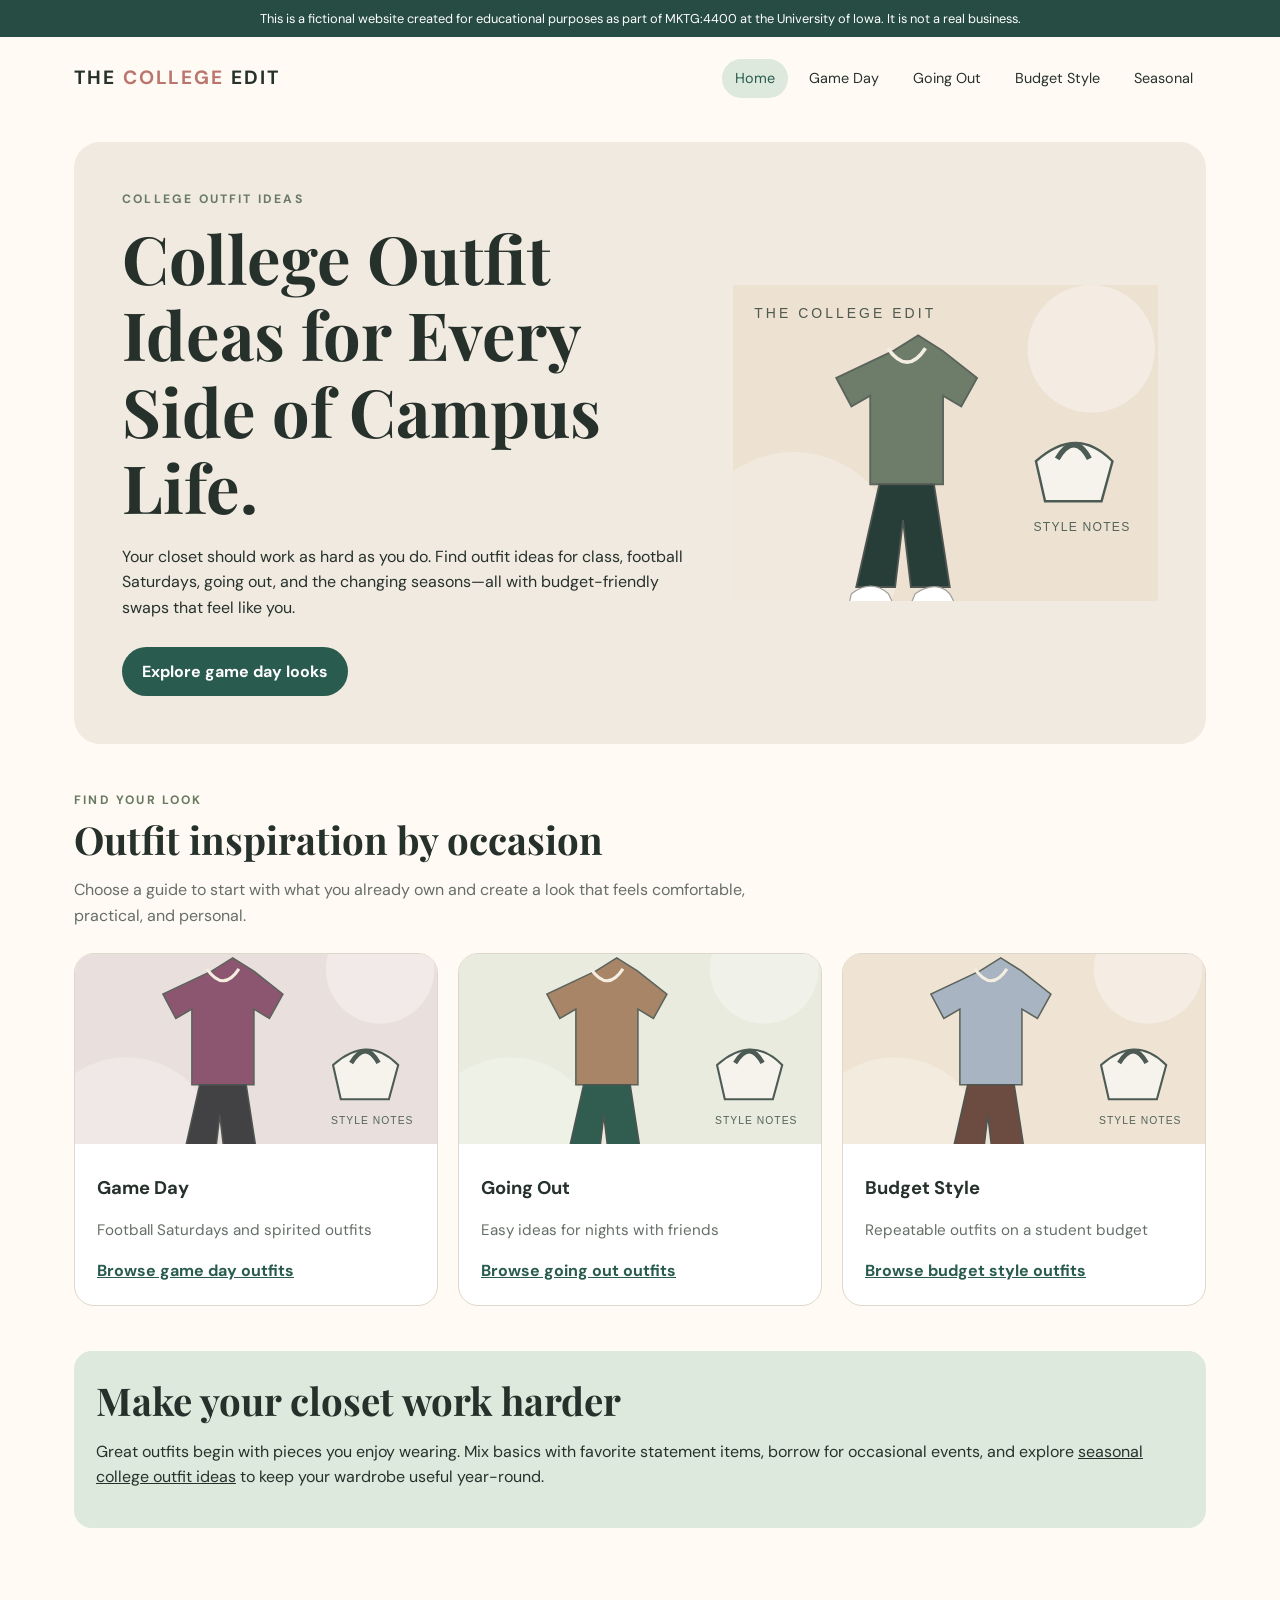
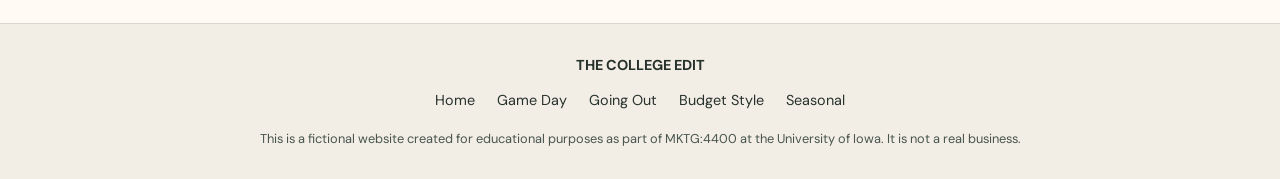
<file: index.html>
<!doctype html><html lang="en"><head><meta charset="utf-8"><meta name="viewport" content="width=device-width, initial-scale=1"><title>College Outfit Ideas and Style Inspiration | The College Edit</title><meta name="description" content="Discover affordable college outfit ideas for game days, nights out, classes and every season. Explore The College Edit style guides."><link rel="stylesheet" href="assets/style.css"></head><body><div class="notice">This is a fictional website created for educational purposes as part of MKTG:4400 at the University of Iowa. It is not a real business.</div><header class="site-header"><a class="brand" href="index.html" aria-label="The College Edit home">THE <span>COLLEGE</span> EDIT</a><nav class="nav" aria-label="Main navigation"><a href="index.html" aria-current="page">Home</a><a href="game-day.html">Game Day</a><a href="going-out.html">Going Out</a><a href="budget.html">Budget Style</a><a href="seasonal.html">Seasonal</a></nav></header><main><section class="hero"><div><div class="eyebrow">College outfit ideas</div><h1>College Outfit Ideas for Every Side of Campus Life.</h1><p>Your closet should work as hard as you do. Find outfit ideas for class, football Saturdays, going out, and the changing seasons—all with budget-friendly swaps that feel like you.</p><a class="btn" href="game-day.html">Explore game day looks</a></div><img src="assets/look-1.svg" alt="Illustrated college casual outfit with a sage top, pants, and accessories"></section><section><span class="eyebrow">Find your look</span><h2>Outfit inspiration by occasion</h2><p class="section-intro">Choose a guide to start with what you already own and create a look that feels comfortable, practical, and personal.</p><div class="cards"><article class="card"><img src="assets/look-2.svg" alt="Illustrated purple top and neutral pants for a college game day"><div class="card-body"><h3>Game Day</h3><p>Football Saturdays and spirited outfits</p><a href="game-day.html">Browse game day outfits</a></div></article><article class="card"><img src="assets/look-3.svg" alt="Illustrated dressy top and pants for a college going out outfit"><div class="card-body"><h3>Going Out</h3><p>Easy ideas for nights with friends</p><a href="going-out.html">Browse going out outfits</a></div></article><article class="card"><img src="assets/look-4.svg" alt="Illustrated simple budget-friendly outfit with blue top and pants"><div class="card-body"><h3>Budget Style</h3><p>Repeatable outfits on a student budget</p><a href="budget.html">Browse budget style outfits</a></div></article></div></section><section class="tip"><h2>Make your closet work harder</h2><p>Great outfits begin with pieces you enjoy wearing. Mix basics with favorite statement items, borrow for occasional events, and explore <a href="seasonal.html">seasonal college outfit ideas</a> to keep your wardrobe useful year-round.</p></section></main><footer class="footer"><strong>THE COLLEGE EDIT</strong><div class="footer-links"><a href="index.html" aria-current="page">Home</a><a href="game-day.html">Game Day</a><a href="going-out.html">Going Out</a><a href="budget.html">Budget Style</a><a href="seasonal.html">Seasonal</a></div><p class="notice-footer">This is a fictional website created for educational purposes as part of MKTG:4400 at the University of Iowa. It is not a real business.</p></footer></body></html>
</file>
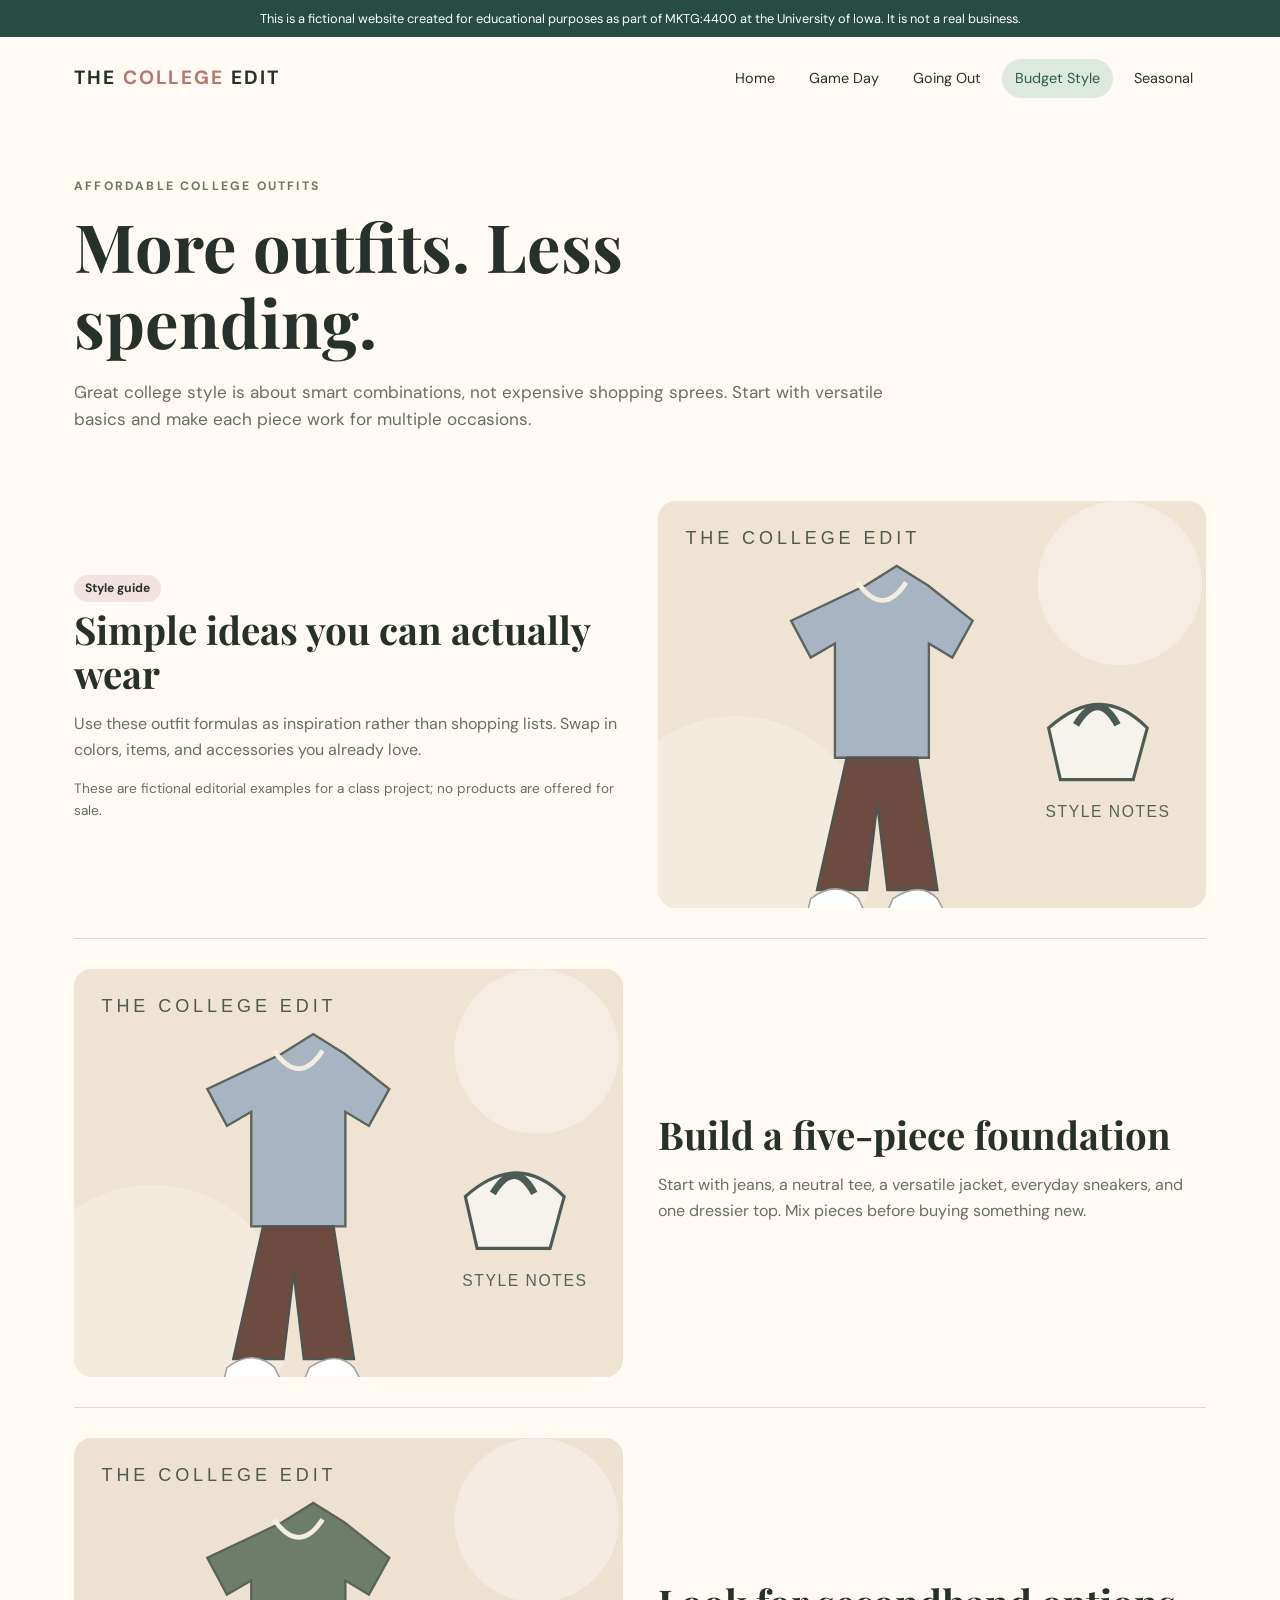
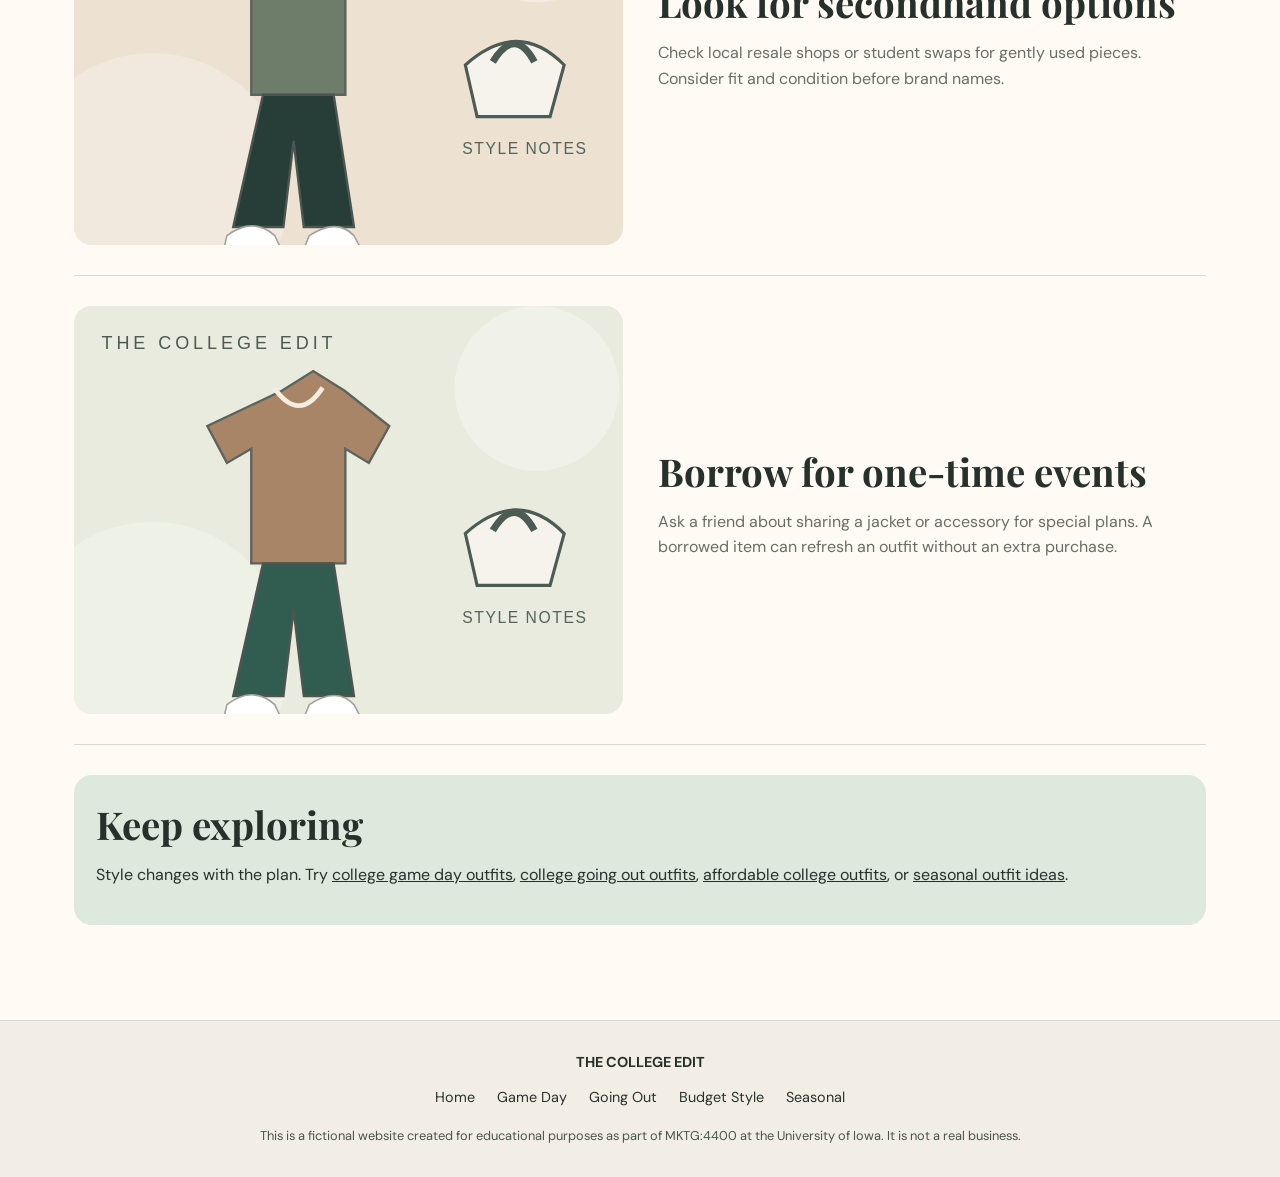
<file: budget.html>
<!doctype html><html lang="en"><head><meta charset="utf-8"><meta name="viewport" content="width=device-width, initial-scale=1"><title>Affordable College Outfits and Budget Style | The College Edit</title><meta name="description" content="Build affordable college outfits with closet staples, secondhand finds, and mix-and-match outfit formulas that stretch your budget."><link rel="stylesheet" href="assets/style.css"></head><body><div class="notice">This is a fictional website created for educational purposes as part of MKTG:4400 at the University of Iowa. It is not a real business.</div><header class="site-header"><a class="brand" href="index.html" aria-label="The College Edit home">THE <span>COLLEGE</span> EDIT</a><nav class="nav" aria-label="Main navigation"><a href="index.html">Home</a><a href="game-day.html">Game Day</a><a href="going-out.html">Going Out</a><a href="budget.html" aria-current="page">Budget Style</a><a href="seasonal.html">Seasonal</a></nav></header><main><section class="page-top"><span class="eyebrow">Affordable college outfits</span><h1>More outfits. Less spending.</h1><p>Great college style is about smart combinations, not expensive shopping sprees. Start with versatile basics and make each piece work for multiple occasions.</p></section><section class="feature"><div><span class="tag">Style guide</span><h2>Simple ideas you can actually wear</h2><p>Use these outfit formulas as inspiration rather than shopping lists. Swap in colors, items, and accessories you already love.</p><p class="note">These are fictional editorial examples for a class project; no products are offered for sale.</p></div><img src="assets/look-4.svg" alt="Illustrated outfit inspiration for affordable college outfits"></section><section class="feature"><img src="assets/look-4.svg" alt="Illustrated outfit idea showing coordinated clothing for build a five-piece foundation"><div><h2>Build a five-piece foundation</h2><p>Start with jeans, a neutral tee, a versatile jacket, everyday sneakers, and one dressier top. Mix pieces before buying something new.</p></div></section><section class="feature"><img src="assets/look-1.svg" alt="Illustrated outfit idea showing coordinated clothing for look for secondhand options"><div><h2>Look for secondhand options</h2><p>Check local resale shops or student swaps for gently used pieces. Consider fit and condition before brand names.</p></div></section><section class="feature"><img src="assets/look-3.svg" alt="Illustrated outfit idea showing coordinated clothing for borrow for one-time events"><div><h2>Borrow for one-time events</h2><p>Ask a friend about sharing a jacket or accessory for special plans. A borrowed item can refresh an outfit without an extra purchase.</p></div></section><section class="tip"><h2>Keep exploring</h2><p>Style changes with the plan. Try <a href="game-day.html">college game day outfits</a>, <a href="going-out.html">college going out outfits</a>, <a href="budget.html">affordable college outfits</a>, or <a href="seasonal.html">seasonal outfit ideas</a>.</p></section></main><footer class="footer"><strong>THE COLLEGE EDIT</strong><div class="footer-links"><a href="index.html">Home</a><a href="game-day.html">Game Day</a><a href="going-out.html">Going Out</a><a href="budget.html" aria-current="page">Budget Style</a><a href="seasonal.html">Seasonal</a></div><p class="notice-footer">This is a fictional website created for educational purposes as part of MKTG:4400 at the University of Iowa. It is not a real business.</p></footer></body></html>
</file>
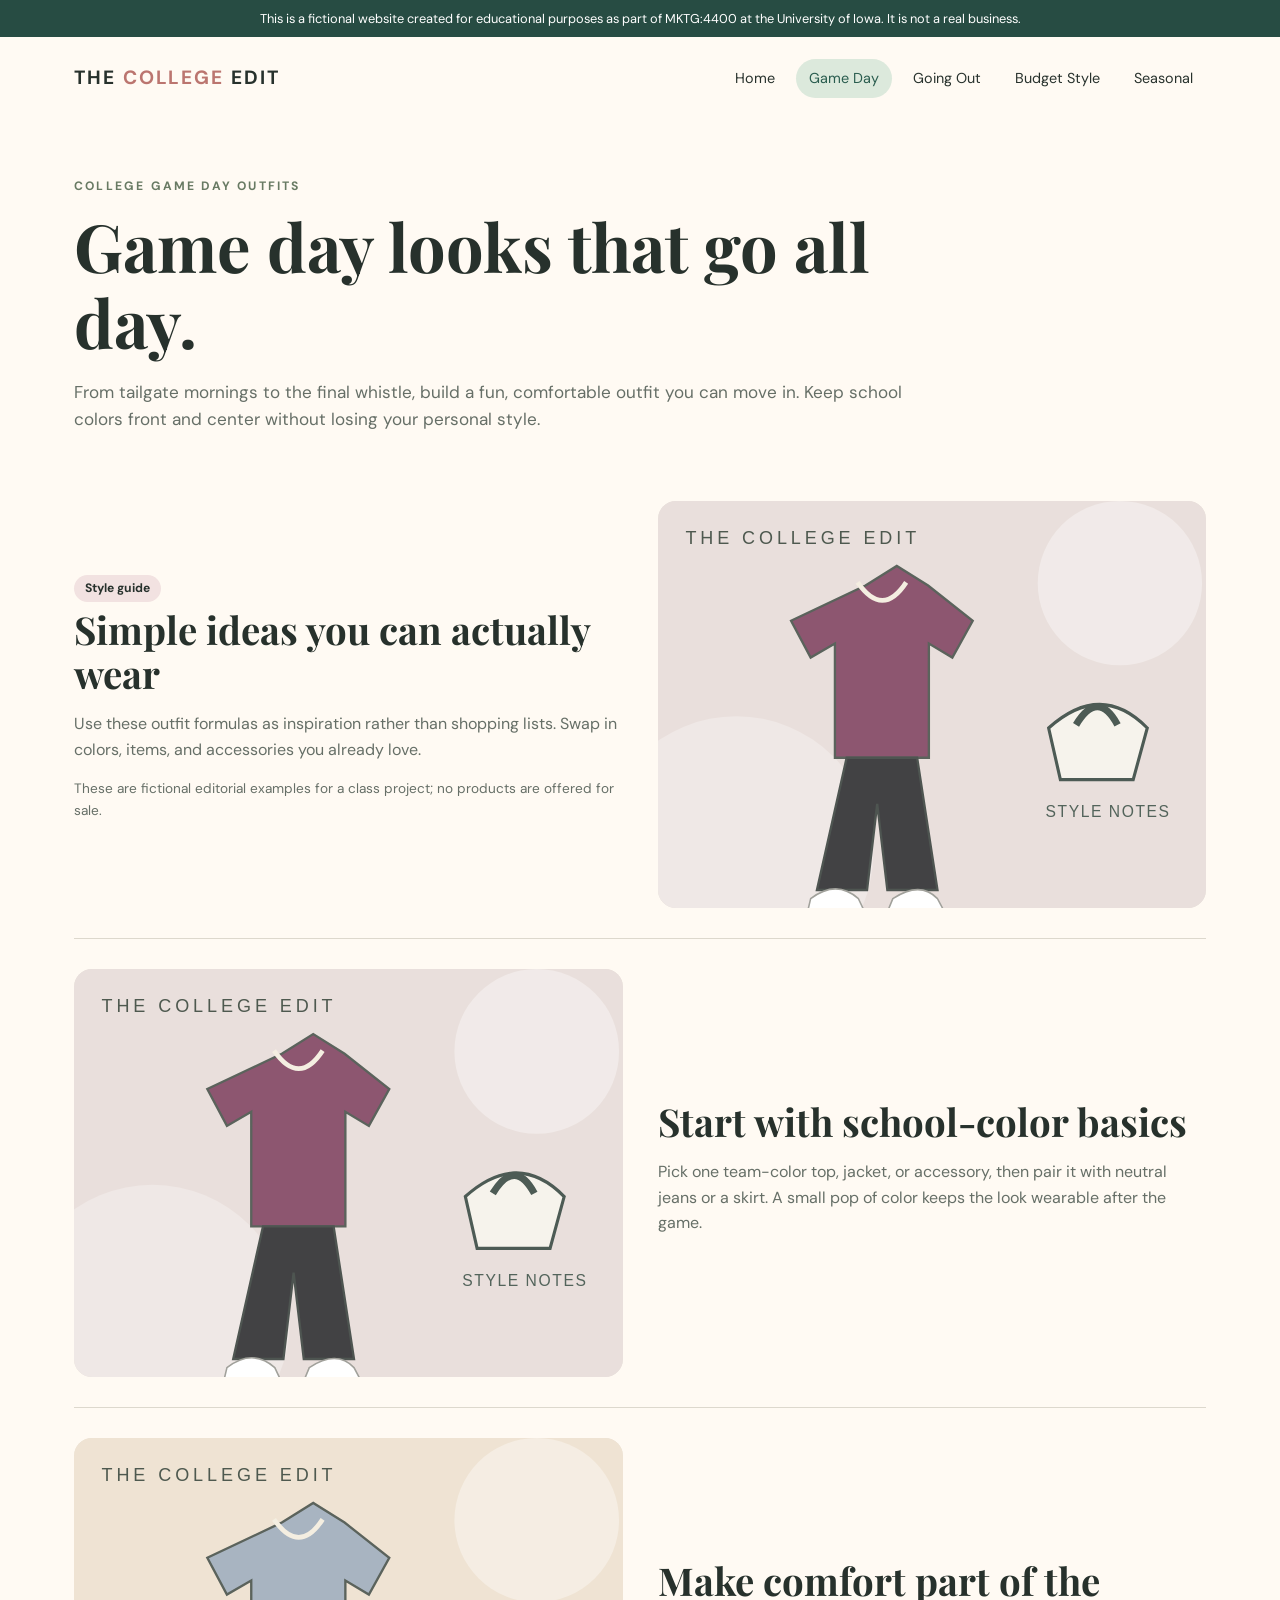
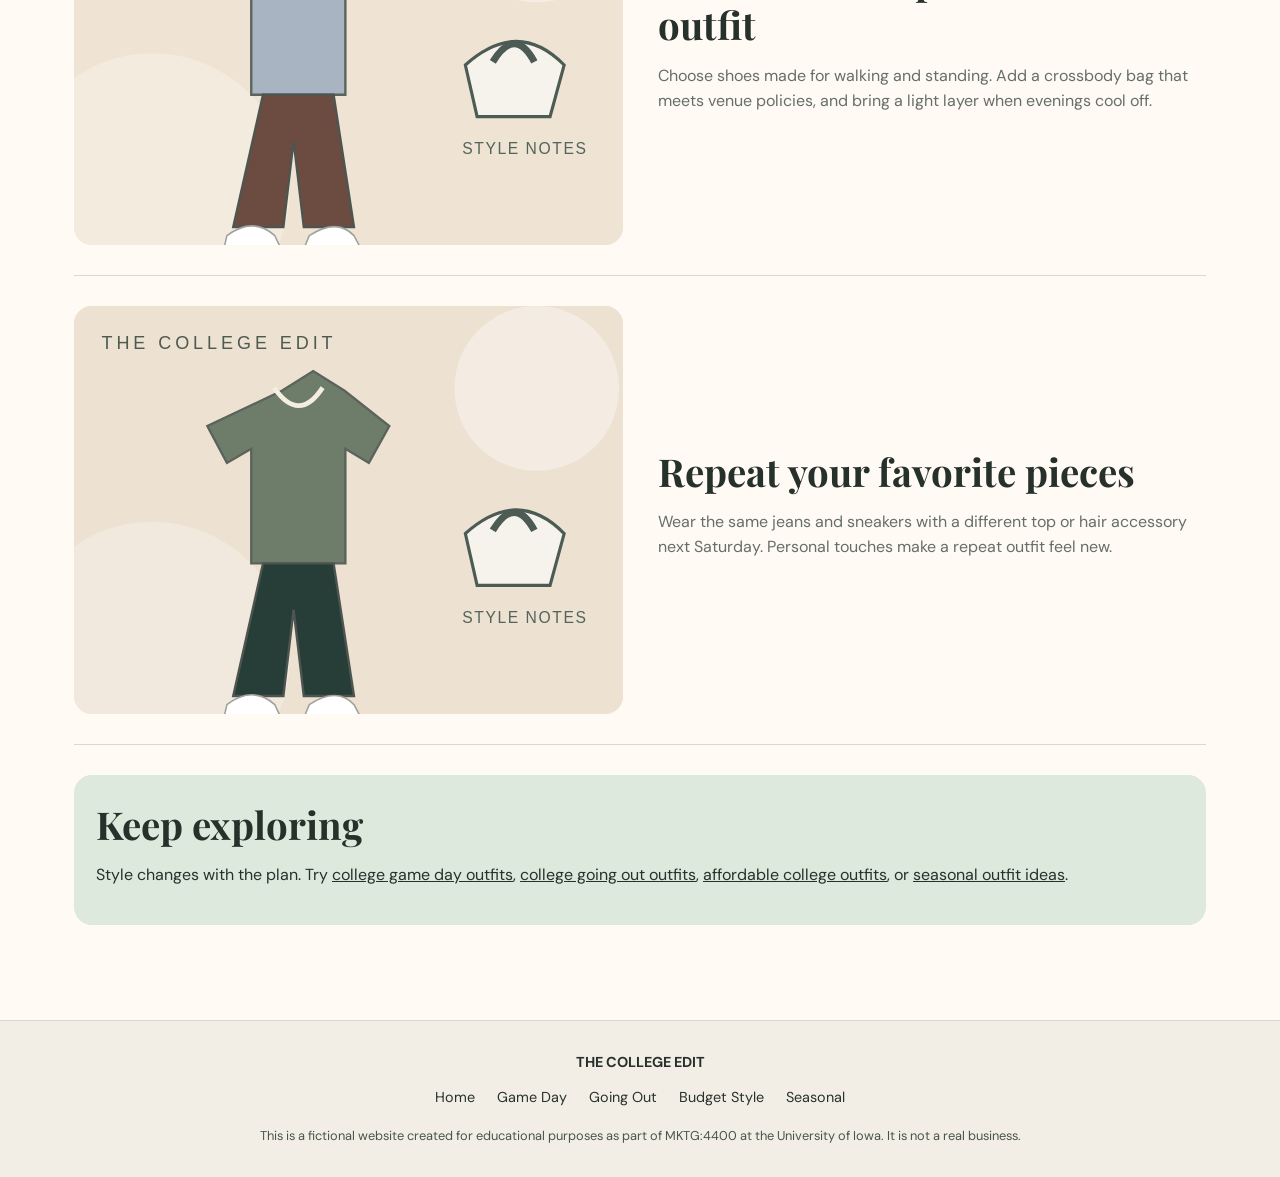
<file: game-day.html>
<!doctype html><html lang="en"><head><meta charset="utf-8"><meta name="viewport" content="width=device-width, initial-scale=1"><title>College Game Day Outfits and Football Style | The College Edit</title><meta name="description" content="Plan cute college game day outfits with comfortable layers, school-color accessories, and easy football Saturday style tips."><link rel="stylesheet" href="assets/style.css"></head><body><div class="notice">This is a fictional website created for educational purposes as part of MKTG:4400 at the University of Iowa. It is not a real business.</div><header class="site-header"><a class="brand" href="index.html" aria-label="The College Edit home">THE <span>COLLEGE</span> EDIT</a><nav class="nav" aria-label="Main navigation"><a href="index.html">Home</a><a href="game-day.html" aria-current="page">Game Day</a><a href="going-out.html">Going Out</a><a href="budget.html">Budget Style</a><a href="seasonal.html">Seasonal</a></nav></header><main><section class="page-top"><span class="eyebrow">College game day outfits</span><h1>Game day looks that go all day.</h1><p>From tailgate mornings to the final whistle, build a fun, comfortable outfit you can move in. Keep school colors front and center without losing your personal style.</p></section><section class="feature"><div><span class="tag">Style guide</span><h2>Simple ideas you can actually wear</h2><p>Use these outfit formulas as inspiration rather than shopping lists. Swap in colors, items, and accessories you already love.</p><p class="note">These are fictional editorial examples for a class project; no products are offered for sale.</p></div><img src="assets/look-2.svg" alt="Illustrated outfit inspiration for college game day outfits"></section><section class="feature"><img src="assets/look-2.svg" alt="Illustrated outfit idea showing coordinated clothing for start with school-color basics"><div><h2>Start with school-color basics</h2><p>Pick one team-color top, jacket, or accessory, then pair it with neutral jeans or a skirt. A small pop of color keeps the look wearable after the game.</p></div></section><section class="feature"><img src="assets/look-4.svg" alt="Illustrated outfit idea showing coordinated clothing for make comfort part of the outfit"><div><h2>Make comfort part of the outfit</h2><p>Choose shoes made for walking and standing. Add a crossbody bag that meets venue policies, and bring a light layer when evenings cool off.</p></div></section><section class="feature"><img src="assets/look-1.svg" alt="Illustrated outfit idea showing coordinated clothing for repeat your favorite pieces"><div><h2>Repeat your favorite pieces</h2><p>Wear the same jeans and sneakers with a different top or hair accessory next Saturday. Personal touches make a repeat outfit feel new.</p></div></section><section class="tip"><h2>Keep exploring</h2><p>Style changes with the plan. Try <a href="game-day.html">college game day outfits</a>, <a href="going-out.html">college going out outfits</a>, <a href="budget.html">affordable college outfits</a>, or <a href="seasonal.html">seasonal outfit ideas</a>.</p></section></main><footer class="footer"><strong>THE COLLEGE EDIT</strong><div class="footer-links"><a href="index.html">Home</a><a href="game-day.html" aria-current="page">Game Day</a><a href="going-out.html">Going Out</a><a href="budget.html">Budget Style</a><a href="seasonal.html">Seasonal</a></div><p class="notice-footer">This is a fictional website created for educational purposes as part of MKTG:4400 at the University of Iowa. It is not a real business.</p></footer></body></html>
</file>
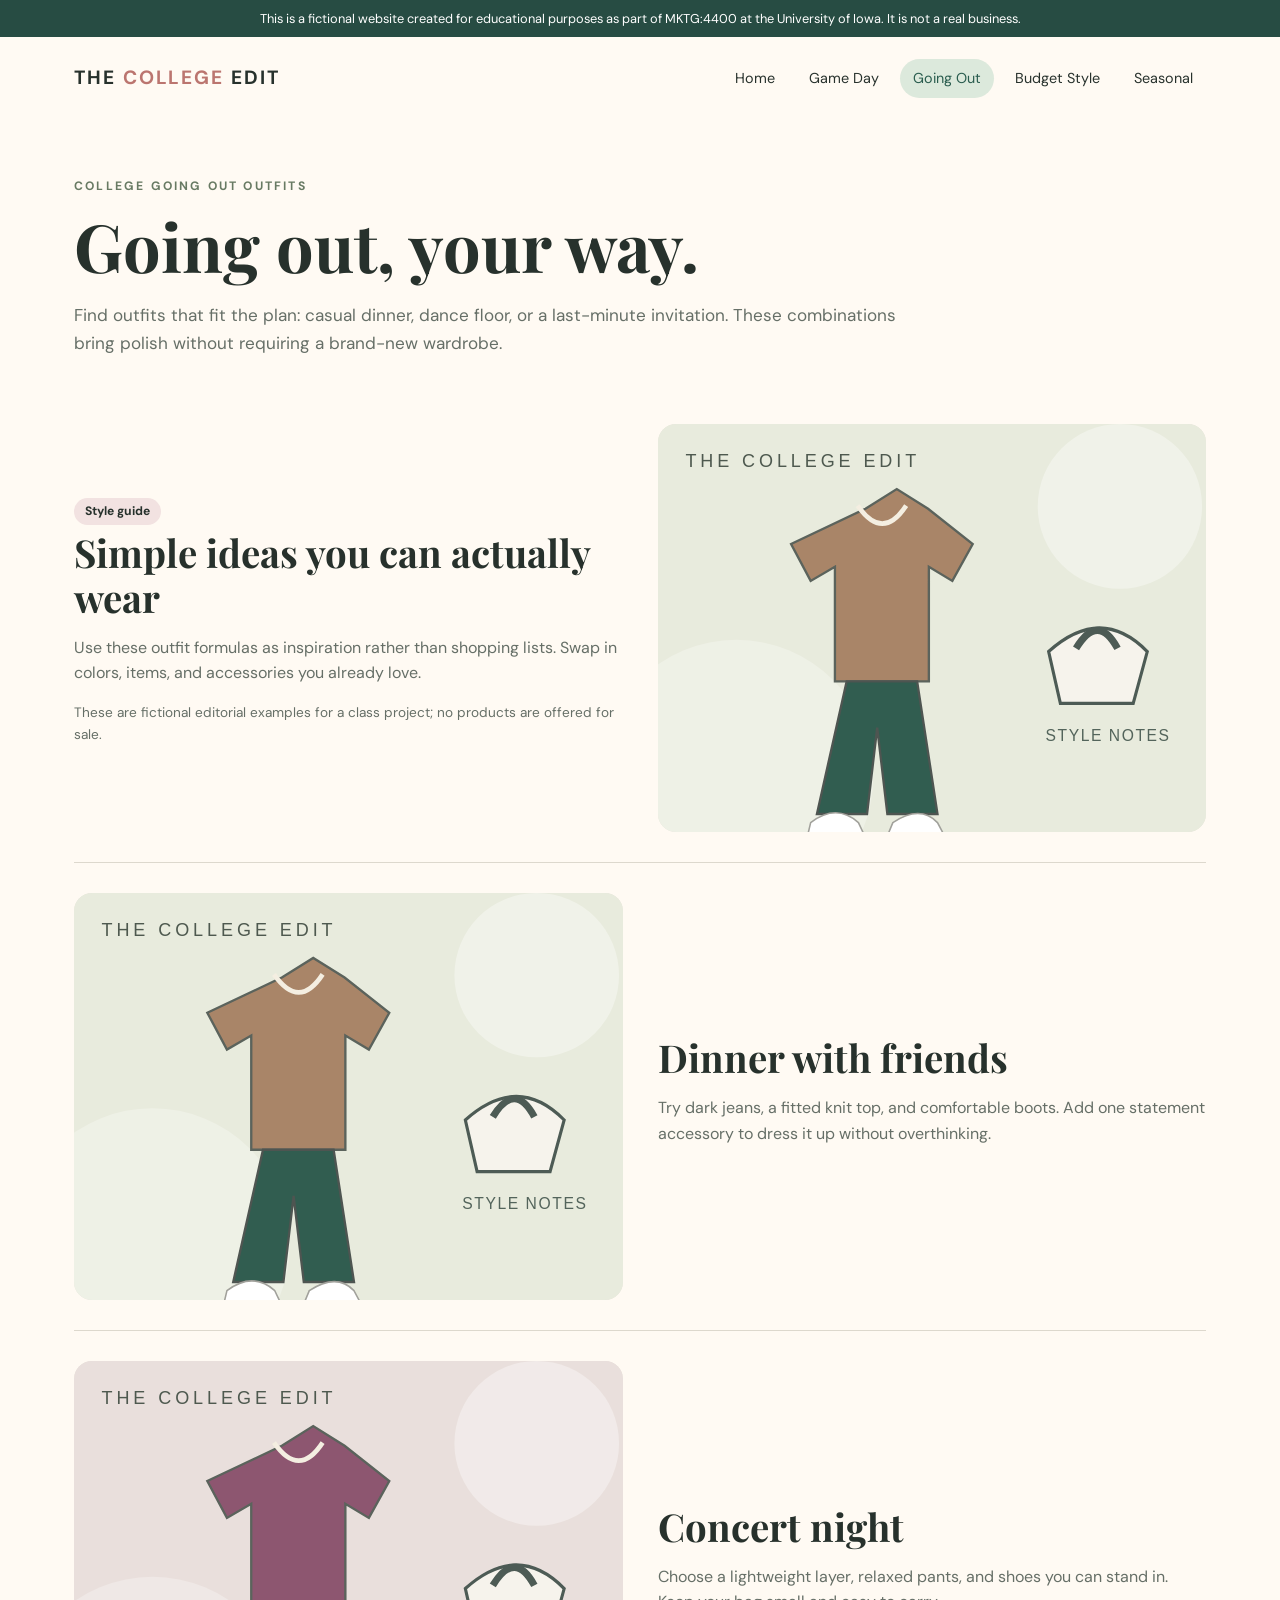
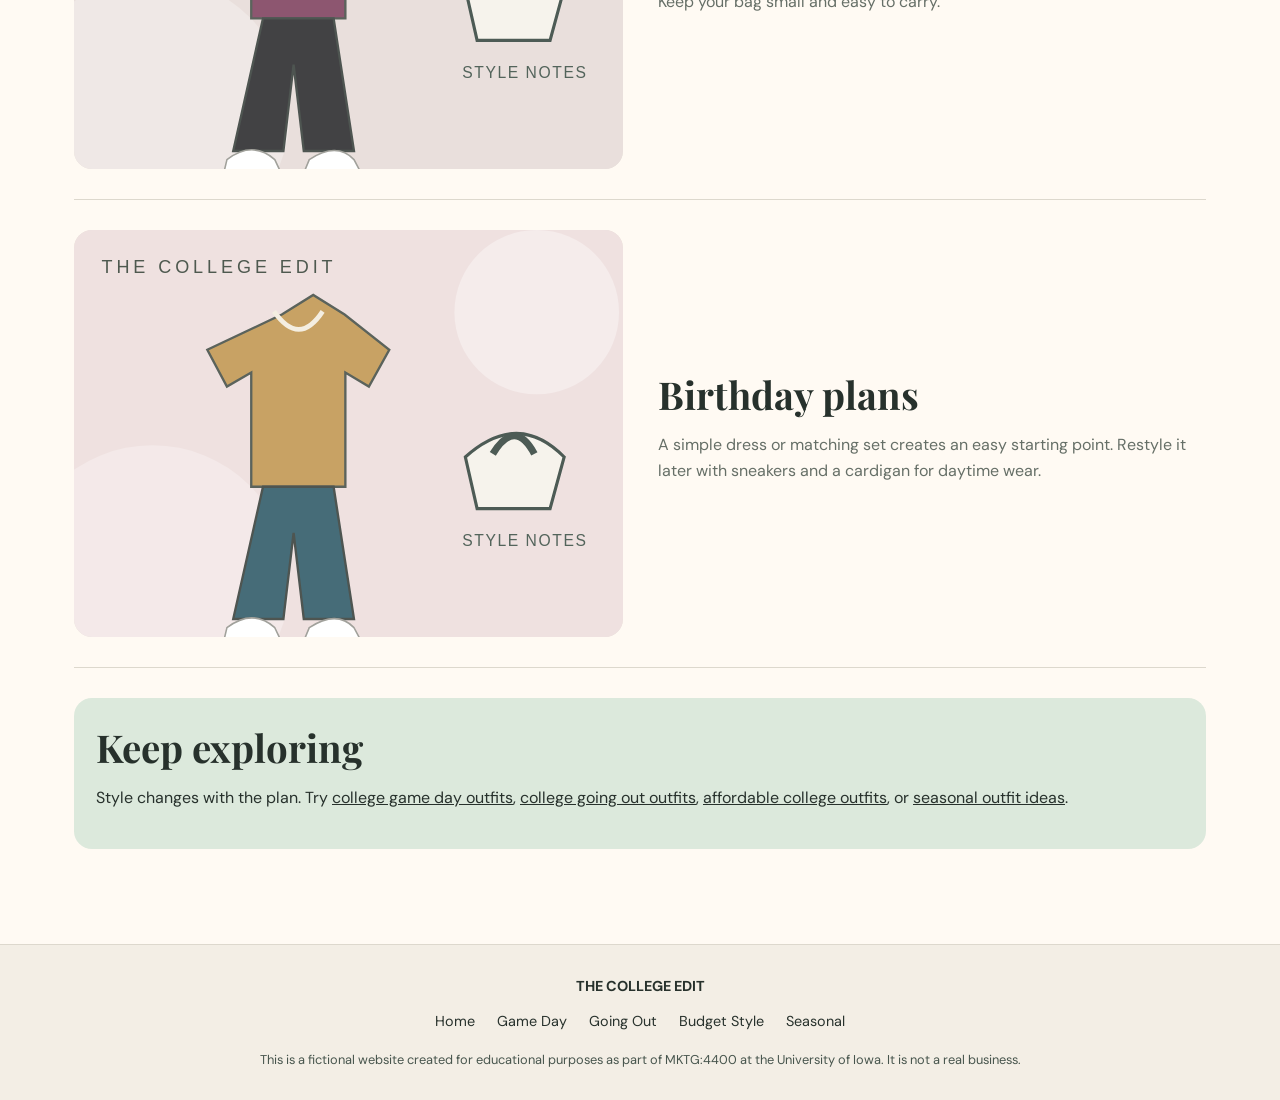
<file: going-out.html>
<!doctype html><html lang="en"><head><meta charset="utf-8"><meta name="viewport" content="width=device-width, initial-scale=1"><title>College Going Out Outfits for Every Plan | The College Edit</title><meta name="description" content="Explore college going out outfits for dinners, concerts, birthday celebrations, and weekend plans, with simple styling ideas."><link rel="stylesheet" href="assets/style.css"></head><body><div class="notice">This is a fictional website created for educational purposes as part of MKTG:4400 at the University of Iowa. It is not a real business.</div><header class="site-header"><a class="brand" href="index.html" aria-label="The College Edit home">THE <span>COLLEGE</span> EDIT</a><nav class="nav" aria-label="Main navigation"><a href="index.html">Home</a><a href="game-day.html">Game Day</a><a href="going-out.html" aria-current="page">Going Out</a><a href="budget.html">Budget Style</a><a href="seasonal.html">Seasonal</a></nav></header><main><section class="page-top"><span class="eyebrow">College going out outfits</span><h1>Going out, your way.</h1><p>Find outfits that fit the plan: casual dinner, dance floor, or a last-minute invitation. These combinations bring polish without requiring a brand-new wardrobe.</p></section><section class="feature"><div><span class="tag">Style guide</span><h2>Simple ideas you can actually wear</h2><p>Use these outfit formulas as inspiration rather than shopping lists. Swap in colors, items, and accessories you already love.</p><p class="note">These are fictional editorial examples for a class project; no products are offered for sale.</p></div><img src="assets/look-3.svg" alt="Illustrated outfit inspiration for college going out outfits"></section><section class="feature"><img src="assets/look-3.svg" alt="Illustrated outfit idea showing coordinated clothing for dinner with friends"><div><h2>Dinner with friends</h2><p>Try dark jeans, a fitted knit top, and comfortable boots. Add one statement accessory to dress it up without overthinking.</p></div></section><section class="feature"><img src="assets/look-2.svg" alt="Illustrated outfit idea showing coordinated clothing for concert night"><div><h2>Concert night</h2><p>Choose a lightweight layer, relaxed pants, and shoes you can stand in. Keep your bag small and easy to carry.</p></div></section><section class="feature"><img src="assets/look-5.svg" alt="Illustrated outfit idea showing coordinated clothing for birthday plans"><div><h2>Birthday plans</h2><p>A simple dress or matching set creates an easy starting point. Restyle it later with sneakers and a cardigan for daytime wear.</p></div></section><section class="tip"><h2>Keep exploring</h2><p>Style changes with the plan. Try <a href="game-day.html">college game day outfits</a>, <a href="going-out.html">college going out outfits</a>, <a href="budget.html">affordable college outfits</a>, or <a href="seasonal.html">seasonal outfit ideas</a>.</p></section></main><footer class="footer"><strong>THE COLLEGE EDIT</strong><div class="footer-links"><a href="index.html">Home</a><a href="game-day.html">Game Day</a><a href="going-out.html" aria-current="page">Going Out</a><a href="budget.html">Budget Style</a><a href="seasonal.html">Seasonal</a></div><p class="notice-footer">This is a fictional website created for educational purposes as part of MKTG:4400 at the University of Iowa. It is not a real business.</p></footer></body></html>
</file>
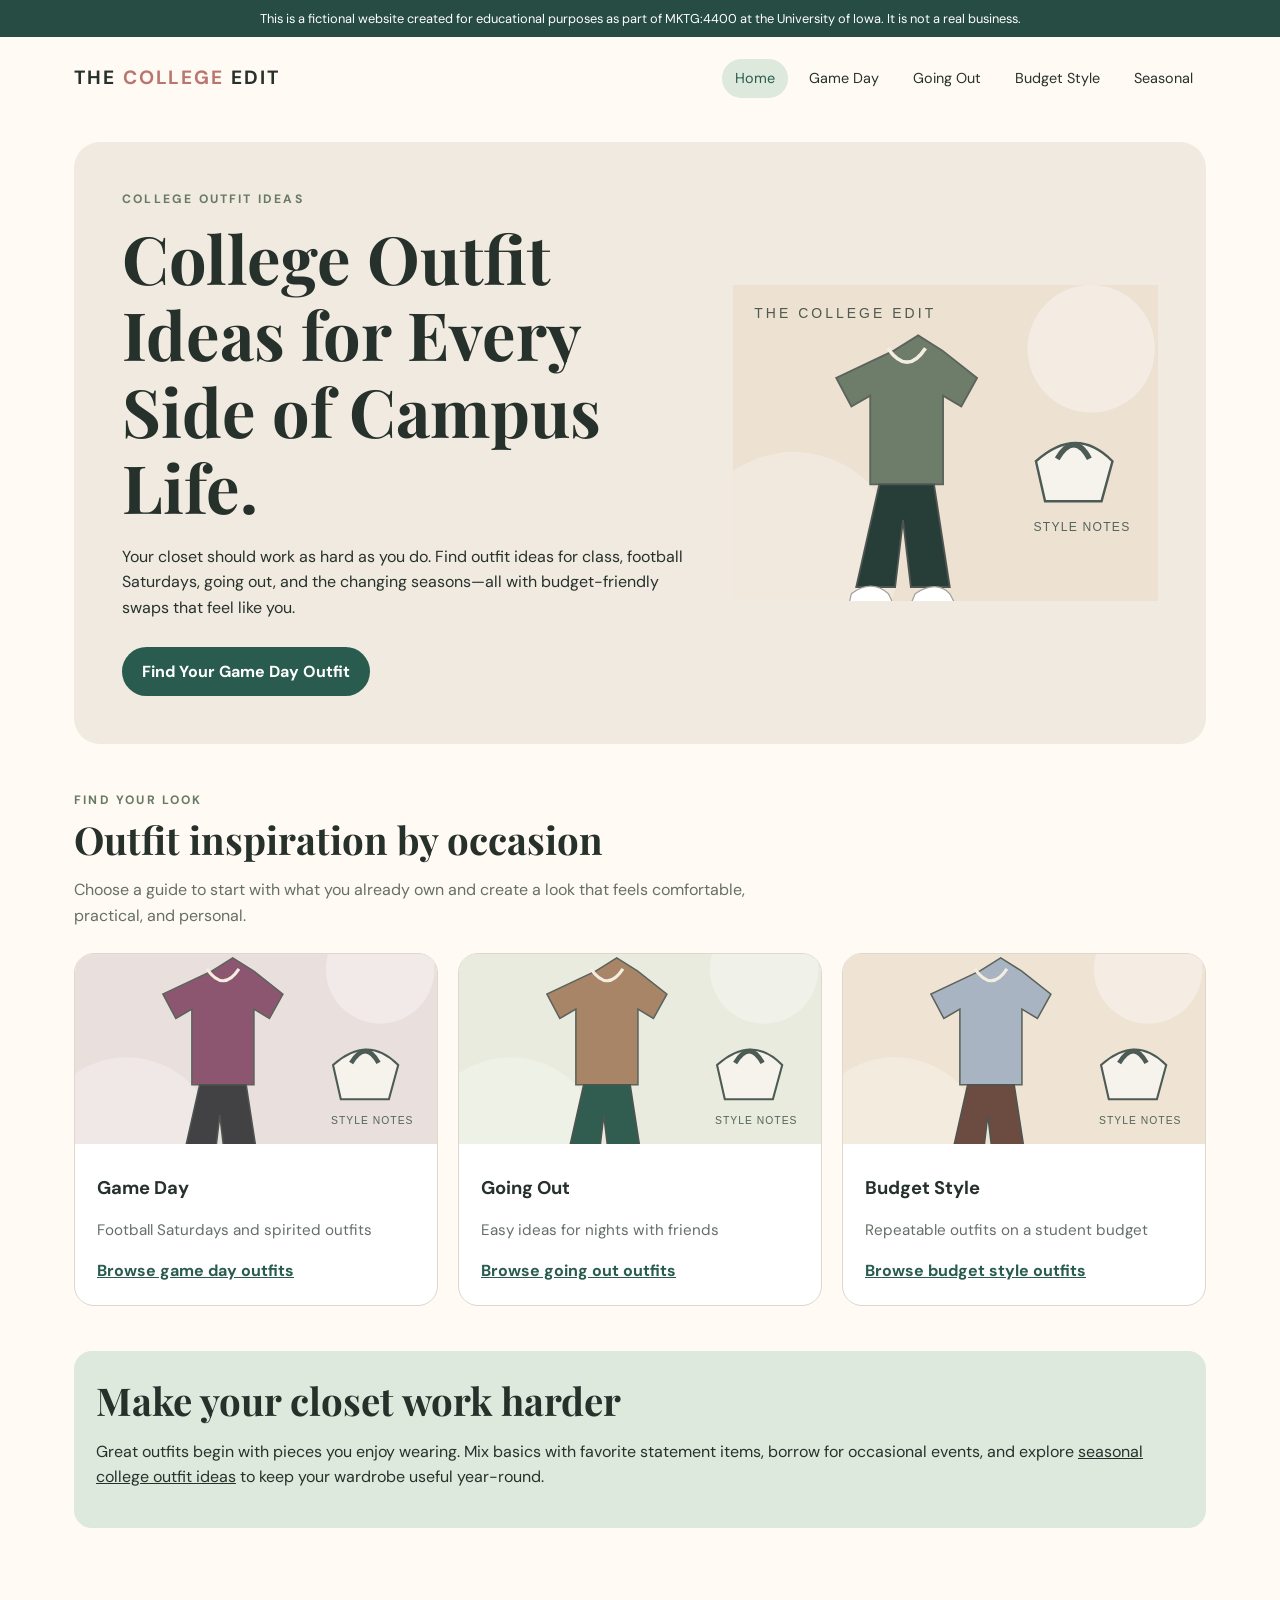
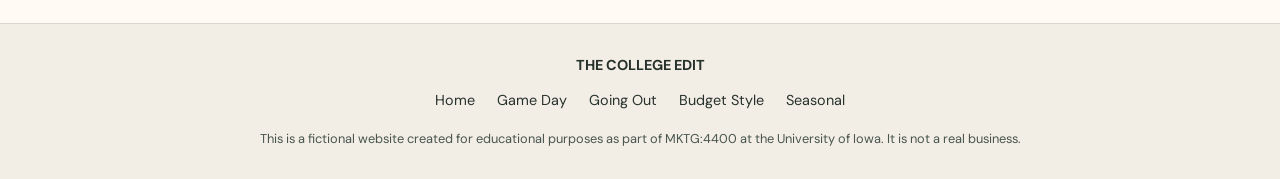
<file: index-b.html>
<!doctype html><html lang="en"><head><meta name="robots" content="noindex"><meta charset="utf-8"><meta name="viewport" content="width=device-width, initial-scale=1"><title>College Outfit Ideas and Style Inspiration | The College Edit</title><meta name="description" content="Discover affordable college outfit ideas for game days, nights out, classes and every season. Explore The College Edit style guides."><link rel="stylesheet" href="assets/style.css"></head><body><div class="notice">This is a fictional website created for educational purposes as part of MKTG:4400 at the University of Iowa. It is not a real business.</div><header class="site-header"><a class="brand" href="index.html" aria-label="The College Edit home">THE <span>COLLEGE</span> EDIT</a><nav class="nav" aria-label="Main navigation"><a href="index.html" aria-current="page">Home</a><a href="game-day.html">Game Day</a><a href="going-out.html">Going Out</a><a href="budget.html">Budget Style</a><a href="seasonal.html">Seasonal</a></nav></header><main><section class="hero"><div><div class="eyebrow">College outfit ideas</div><h1>College Outfit Ideas for Every Side of Campus Life.</h1><p>Your closet should work as hard as you do. Find outfit ideas for class, football Saturdays, going out, and the changing seasons—all with budget-friendly swaps that feel like you.</p><a class="btn" href="game-day.html">Find Your Game Day Outfit</a></div><img src="assets/look-1.svg" alt="Illustrated college casual outfit with a sage top, pants, and accessories"></section><section><span class="eyebrow">Find your look</span><h2>Outfit inspiration by occasion</h2><p class="section-intro">Choose a guide to start with what you already own and create a look that feels comfortable, practical, and personal.</p><div class="cards"><article class="card"><img src="assets/look-2.svg" alt="Illustrated purple top and neutral pants for a college game day"><div class="card-body"><h3>Game Day</h3><p>Football Saturdays and spirited outfits</p><a href="game-day.html">Browse game day outfits</a></div></article><article class="card"><img src="assets/look-3.svg" alt="Illustrated dressy top and pants for a college going out outfit"><div class="card-body"><h3>Going Out</h3><p>Easy ideas for nights with friends</p><a href="going-out.html">Browse going out outfits</a></div></article><article class="card"><img src="assets/look-4.svg" alt="Illustrated simple budget-friendly outfit with blue top and pants"><div class="card-body"><h3>Budget Style</h3><p>Repeatable outfits on a student budget</p><a href="budget.html">Browse budget style outfits</a></div></article></div></section><section class="tip"><h2>Make your closet work harder</h2><p>Great outfits begin with pieces you enjoy wearing. Mix basics with favorite statement items, borrow for occasional events, and explore <a href="seasonal.html">seasonal college outfit ideas</a> to keep your wardrobe useful year-round.</p></section></main><footer class="footer"><strong>THE COLLEGE EDIT</strong><div class="footer-links"><a href="index.html" aria-current="page">Home</a><a href="game-day.html">Game Day</a><a href="going-out.html">Going Out</a><a href="budget.html">Budget Style</a><a href="seasonal.html">Seasonal</a></div><p class="notice-footer">This is a fictional website created for educational purposes as part of MKTG:4400 at the University of Iowa. It is not a real business.</p></footer></body></html>
</file>
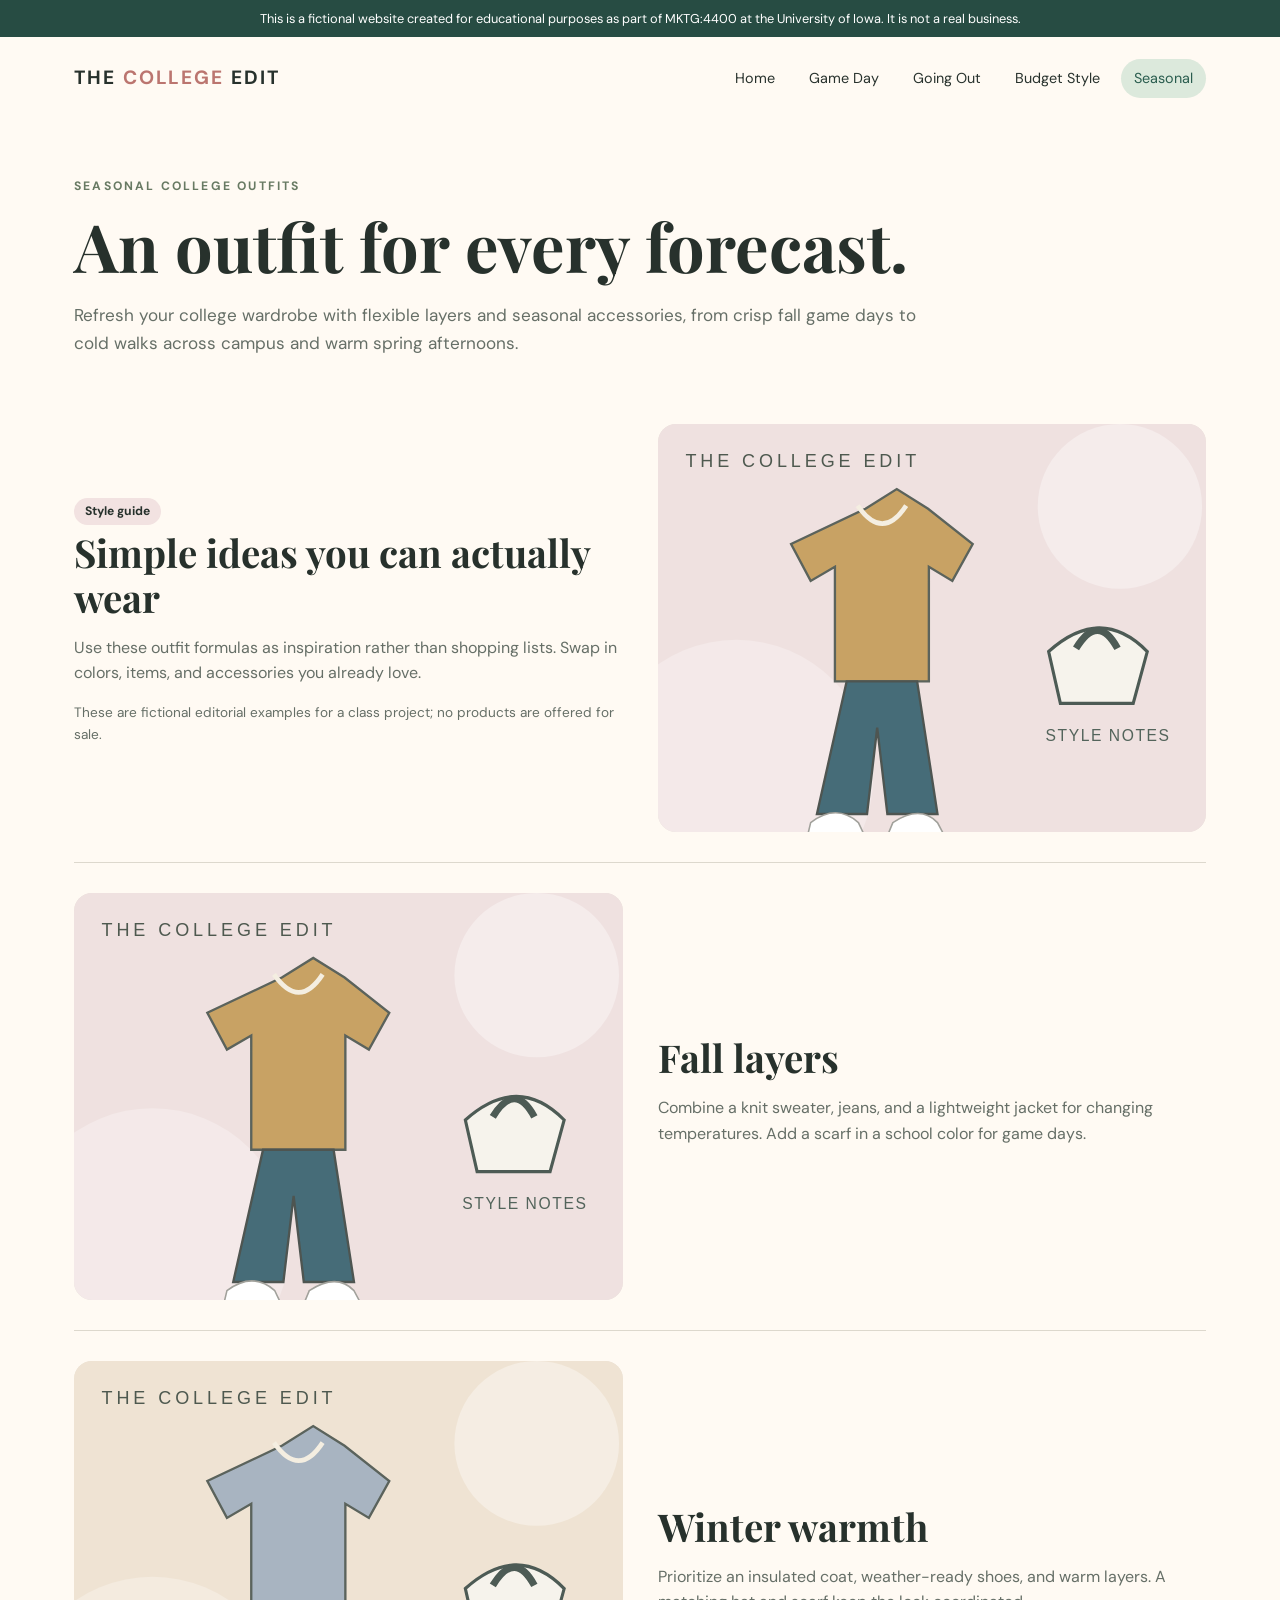
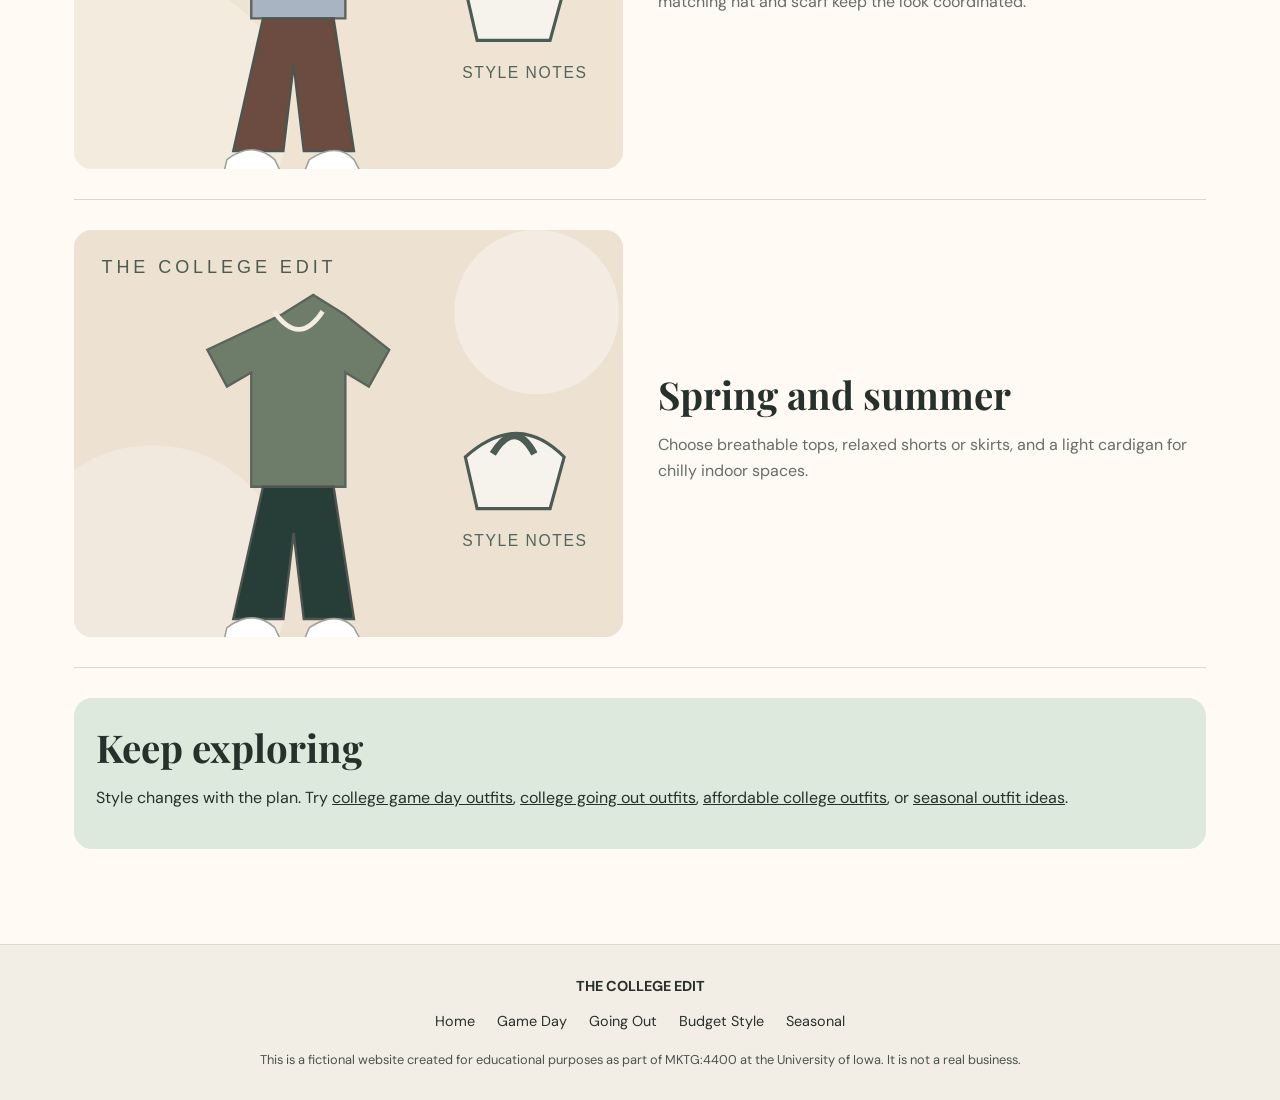
<file: seasonal.html>
<!doctype html><html lang="en"><head><meta charset="utf-8"><meta name="viewport" content="width=device-width, initial-scale=1"><title>Fall and Winter College Outfit Ideas | The College Edit</title><meta name="description" content="Find seasonal college outfits for fall, winter, spring, and summer with layering tips, comfortable shoes, and easy wardrobe swaps."><link rel="stylesheet" href="assets/style.css"></head><body><div class="notice">This is a fictional website created for educational purposes as part of MKTG:4400 at the University of Iowa. It is not a real business.</div><header class="site-header"><a class="brand" href="index.html" aria-label="The College Edit home">THE <span>COLLEGE</span> EDIT</a><nav class="nav" aria-label="Main navigation"><a href="index.html">Home</a><a href="game-day.html">Game Day</a><a href="going-out.html">Going Out</a><a href="budget.html">Budget Style</a><a href="seasonal.html" aria-current="page">Seasonal</a></nav></header><main><section class="page-top"><span class="eyebrow">Seasonal college outfits</span><h1>An outfit for every forecast.</h1><p>Refresh your college wardrobe with flexible layers and seasonal accessories, from crisp fall game days to cold walks across campus and warm spring afternoons.</p></section><section class="feature"><div><span class="tag">Style guide</span><h2>Simple ideas you can actually wear</h2><p>Use these outfit formulas as inspiration rather than shopping lists. Swap in colors, items, and accessories you already love.</p><p class="note">These are fictional editorial examples for a class project; no products are offered for sale.</p></div><img src="assets/look-5.svg" alt="Illustrated outfit inspiration for seasonal college outfits"></section><section class="feature"><img src="assets/look-5.svg" alt="Illustrated outfit idea showing coordinated clothing for fall layers"><div><h2>Fall layers</h2><p>Combine a knit sweater, jeans, and a lightweight jacket for changing temperatures. Add a scarf in a school color for game days.</p></div></section><section class="feature"><img src="assets/look-4.svg" alt="Illustrated outfit idea showing coordinated clothing for winter warmth"><div><h2>Winter warmth</h2><p>Prioritize an insulated coat, weather-ready shoes, and warm layers. A matching hat and scarf keep the look coordinated.</p></div></section><section class="feature"><img src="assets/look-1.svg" alt="Illustrated outfit idea showing coordinated clothing for spring and summer"><div><h2>Spring and summer</h2><p>Choose breathable tops, relaxed shorts or skirts, and a light cardigan for chilly indoor spaces.</p></div></section><section class="tip"><h2>Keep exploring</h2><p>Style changes with the plan. Try <a href="game-day.html">college game day outfits</a>, <a href="going-out.html">college going out outfits</a>, <a href="budget.html">affordable college outfits</a>, or <a href="seasonal.html">seasonal outfit ideas</a>.</p></section></main><footer class="footer"><strong>THE COLLEGE EDIT</strong><div class="footer-links"><a href="index.html">Home</a><a href="game-day.html">Game Day</a><a href="going-out.html">Going Out</a><a href="budget.html">Budget Style</a><a href="seasonal.html" aria-current="page">Seasonal</a></div><p class="notice-footer">This is a fictional website created for educational purposes as part of MKTG:4400 at the University of Iowa. It is not a real business.</p></footer></body></html>
</file>
<file: assets/style.css>
@import url('https://fonts.googleapis.com/css2?family=DM+Sans:wght@400;500;600;700&family=Playfair+Display:wght@600;700&display=swap');
:root{--ink:#27312c;--sage:#dce9dc;--pine:#295c4e;--pink:#f4d9d8;--cream:#fffaf3;--line:#ddd8cd;--mute:#666f67}*{box-sizing:border-box}body{margin:0;background:var(--cream);color:var(--ink);font-family:'DM Sans',Arial,sans-serif;line-height:1.6}a{color:inherit}.notice{background:#274c43;color:white;text-align:center;padding:9px 18px;font-size:.8rem;line-height:1.5}.site-header{max-width:1180px;margin:auto;display:flex;justify-content:space-between;align-items:center;gap:20px;padding:22px 24px}.brand{text-decoration:none;font-weight:700;letter-spacing:.1em;font-size:1.2rem}.brand span{color:#bb756f}.nav{display:flex;flex-wrap:wrap;gap:8px}.nav a{text-decoration:none;border-radius:30px;padding:8px 13px;font-size:.9rem}.nav a:hover,.nav a[aria-current=page]{background:var(--sage);color:var(--pine)}main{max-width:1180px;margin:auto;padding:10px 24px 65px}.hero{display:grid;grid-template-columns:1.15fr .85fr;align-items:center;gap:35px;background:#f0eae0;border-radius:26px;padding:48px;margin:12px 0 42px}.eyebrow{text-transform:uppercase;letter-spacing:.18em;color:#687a63;font-size:.76rem;font-weight:700}.hero h1,h1,h2{font-family:'Playfair Display',Georgia,serif;line-height:1.15}h1{font-size:clamp(2.5rem,5.2vw,4.6rem);margin:10px 0 18px}h2{font-size:clamp(1.8rem,3vw,2.6rem);margin:5px 0 16px}h3{margin:0 0 8px;font-size:1.15rem}.hero p{max-width:58ch}.btn{display:inline-block;background:var(--pine);color:white;text-decoration:none;padding:12px 20px;border-radius:28px;font-weight:700;margin-top:10px}.btn:hover{background:#173b30}.hero img{width:100%;max-height:390px;object-fit:contain}.section-intro{max-width:65ch;color:var(--mute)}.cards{display:grid;grid-template-columns:repeat(3,minmax(0,1fr));gap:20px;margin:25px 0 45px}.card{background:#fff;border:1px solid var(--line);border-radius:20px;overflow:hidden}.card img{width:100%;height:190px;object-fit:cover;background:#efeadf}.card-body{padding:22px}.card p{color:var(--mute);font-size:.95rem}.card a{color:var(--pine);font-weight:700}.feature{display:grid;grid-template-columns:1fr 1fr;gap:35px;align-items:center;padding:30px 0;border-bottom:1px solid var(--line)}.feature img{width:100%;border-radius:18px;background:#ece7dd}.feature p{color:var(--mute)}.tip{background:var(--sage);border-radius:18px;padding:22px;margin:30px 0}.page-top{padding:42px 0 20px;max-width:850px}.page-top p{color:var(--mute);font-size:1.07rem}.tag{display:inline-block;background:#f2e2e1;padding:4px 11px;border-radius:30px;font-weight:700;font-size:.76rem}.footer{border-top:1px solid var(--line);padding:30px 22px;text-align:center;background:#f3eee5;font-size:.9rem}.footer-links{display:flex;justify-content:center;gap:22px;flex-wrap:wrap;margin:12px 0}.footer-links a{text-decoration:none}.footer .notice-footer{max-width:900px;margin:17px auto 0;font-size:.8rem;color:#47554d}.note{font-size:.85rem;color:var(--mute)}@media(max-width:720px){.site-header{display:block;text-align:center;padding:16px}.nav{justify-content:center;margin-top:12px}.nav a{padding:7px 9px;font-size:.83rem}.hero{grid-template-columns:1fr;padding:28px 23px;gap:10px}.hero img{max-height:230px}.cards{grid-template-columns:1fr}.feature{grid-template-columns:1fr}.page-top{padding-top:20px}main{padding:8px 17px 40px}}
</file>
